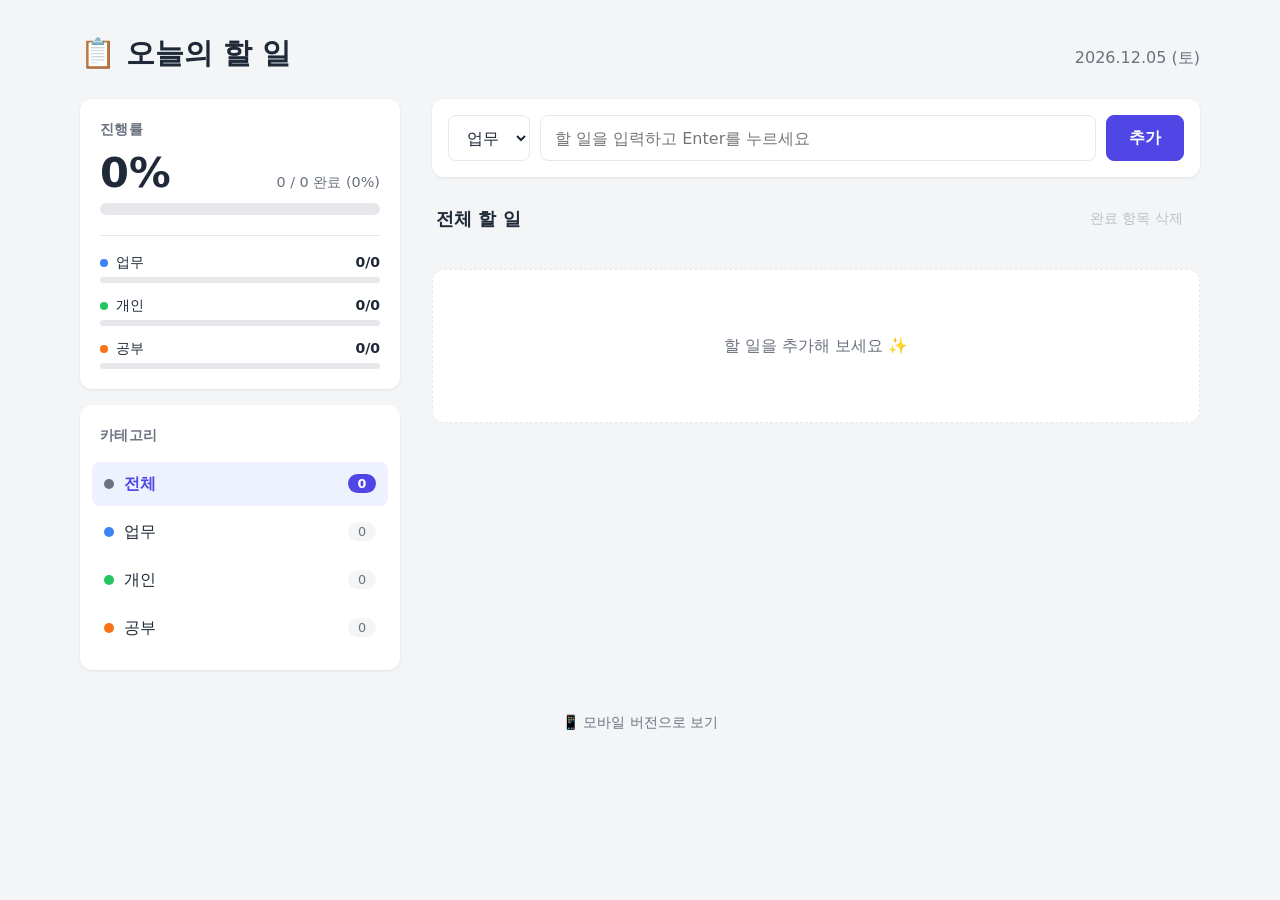
<file: index.html>
<!DOCTYPE html>
<html lang="ko">
<head>
  <meta charset="UTF-8">
  <meta name="viewport" content="width=device-width, initial-scale=1.0">
  <title>오늘의 할 일</title>
  <link rel="stylesheet" href="style.css">
</head>
<body>
  <div class="page">
    <!-- 헤더: 제목 + 오늘 날짜 -->
    <header class="app-header">
      <h1>📋 오늘의 할 일</h1>
      <time id="today" class="today"></time>
    </header>

    <div class="layout">
      <!-- 왼쪽: 진행률 + 카테고리 메뉴 -->
      <aside class="sidebar">
        <section id="progress" class="card progress" aria-labelledby="progress-title">
          <h2 id="progress-title" class="card-title">진행률</h2>
          <div class="progress-summary">
            <span id="progress-percent" class="progress-percent">0%</span>
            <p id="progress-text" class="progress-text" aria-live="polite">0 / 0 완료</p>
          </div>
          <div id="progress-bar" class="progress-bar" role="progressbar"
               aria-valuemin="0" aria-valuemax="100" aria-valuenow="0" aria-labelledby="progress-title">
            <div id="progress-fill" class="progress-fill"></div>
          </div>
          <ul id="category-progress" class="category-progress">
            <li class="cat-row cat-work" data-category="work">
              <div class="cat-row-head"><span class="cat-name">업무</span><strong>0/0</strong></div>
              <div class="mini-bar"><div class="mini-fill"></div></div>
            </li>
            <li class="cat-row cat-personal" data-category="personal">
              <div class="cat-row-head"><span class="cat-name">개인</span><strong>0/0</strong></div>
              <div class="mini-bar"><div class="mini-fill"></div></div>
            </li>
            <li class="cat-row cat-study" data-category="study">
              <div class="cat-row-head"><span class="cat-name">공부</span><strong>0/0</strong></div>
              <div class="mini-bar"><div class="mini-fill"></div></div>
            </li>
          </ul>
        </section>

        <nav id="filters" class="card filters" aria-label="카테고리 필터">
          <h2 class="card-title">카테고리</h2>
          <button type="button" class="filter-btn is-active" data-filter="all" aria-pressed="true">
            <span class="dot dot-all"></span><span class="filter-label">전체</span><span class="count">0</span>
          </button>
          <button type="button" class="filter-btn" data-filter="work" aria-pressed="false">
            <span class="dot dot-work"></span><span class="filter-label">업무</span><span class="count">0</span>
          </button>
          <button type="button" class="filter-btn" data-filter="personal" aria-pressed="false">
            <span class="dot dot-personal"></span><span class="filter-label">개인</span><span class="count">0</span>
          </button>
          <button type="button" class="filter-btn" data-filter="study" aria-pressed="false">
            <span class="dot dot-study"></span><span class="filter-label">공부</span><span class="count">0</span>
          </button>
        </nav>
      </aside>

      <!-- 오른쪽: 입력 + 목록 -->
      <main class="main">
        <form id="todo-form" class="card todo-form" autocomplete="off">
          <label for="category-select" class="sr-only">카테고리</label>
          <select id="category-select" class="category-select">
            <option value="work">업무</option>
            <option value="personal">개인</option>
            <option value="study">공부</option>
          </select>
          <label for="todo-input" class="sr-only">할 일</label>
          <input id="todo-input" class="todo-input" type="text"
                 placeholder="할 일을 입력하고 Enter를 누르세요" maxlength="100" required>
          <button type="submit" class="btn btn-primary">추가</button>
        </form>

        <div class="list-header">
          <h2 id="list-title" class="list-title">전체 할 일</h2>
          <button type="button" id="clear-completed" class="btn btn-ghost" disabled>완료 항목 삭제</button>
        </div>

        <!-- 할 일 목록 (app.js가 렌더링) -->
        <ul id="todo-list" class="todo-list"></ul>

        <!-- 빈 상태 안내 (목록이 비었을 때 JS가 hidden 해제) -->
        <p id="empty-state" class="empty-state" hidden>할 일을 추가해 보세요 ✨</p>
      </main>
    </div>

    <footer class="app-footer">
      <a class="version-link" href="mobile_version/">📱 모바일 버전으로 보기</a>
    </footer>
  </div>

  <script src="app.js"></script>
</body>
</html>
</file>
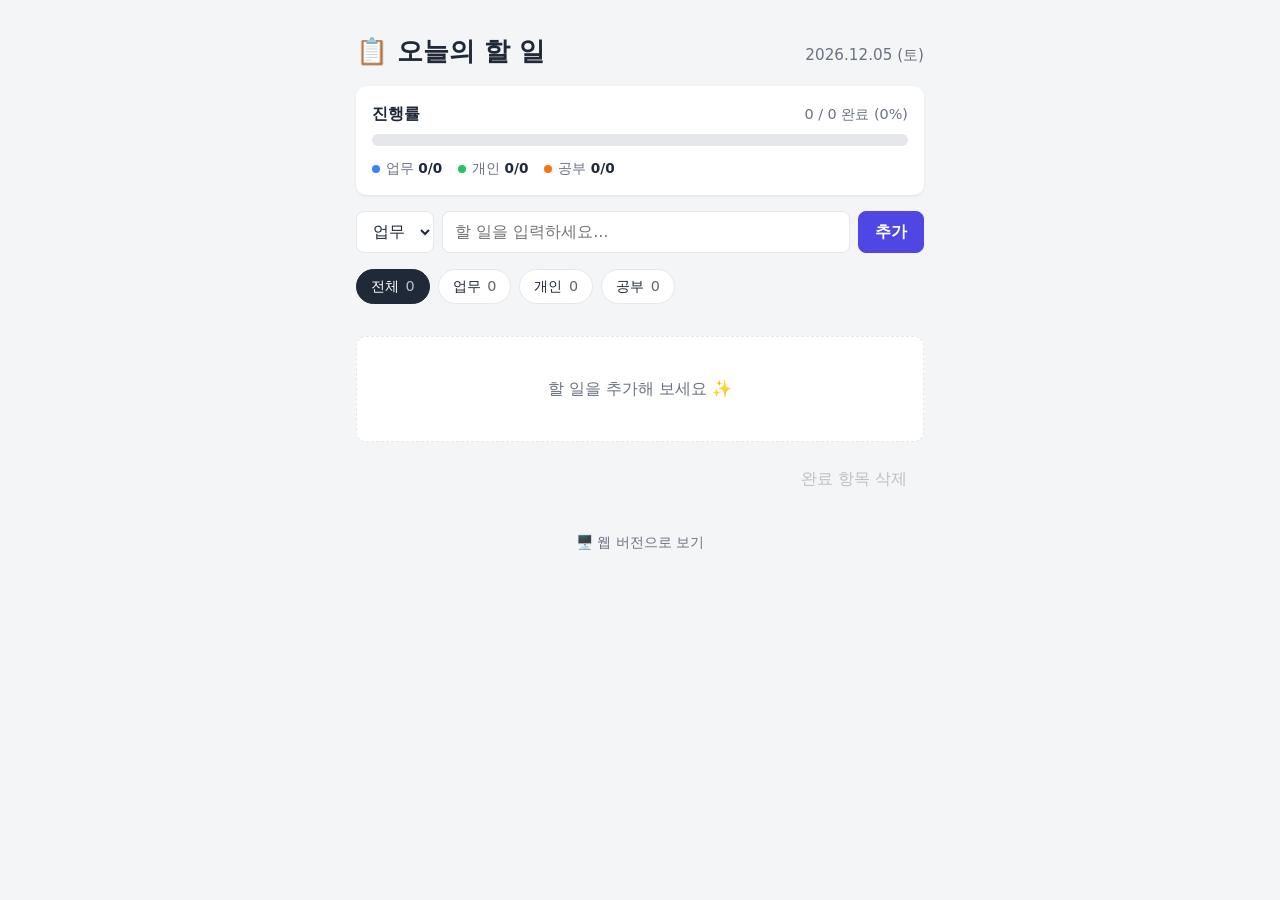
<file: mobile_version/index.html>
<!DOCTYPE html>
<html lang="ko">
<head>
  <meta charset="UTF-8">
  <meta name="viewport" content="width=device-width, initial-scale=1.0">
  <title>오늘의 할 일</title>
  <link rel="stylesheet" href="style.css">
</head>
<body>
  <main class="app">
    <!-- 헤더: 제목 + 오늘 날짜 -->
    <header class="app-header">
      <h1>📋 오늘의 할 일</h1>
      <time id="today" class="today"></time>
    </header>

    <!-- 진행률 -->
    <section id="progress" class="progress" aria-labelledby="progress-title">
      <div class="progress-head">
        <h2 id="progress-title">진행률</h2>
        <p id="progress-text" class="progress-text" aria-live="polite">0 / 0 완료 (0%)</p>
      </div>
      <div id="progress-bar" class="progress-bar" role="progressbar"
           aria-valuemin="0" aria-valuemax="100" aria-valuenow="0" aria-labelledby="progress-title">
        <div id="progress-fill" class="progress-fill"></div>
      </div>
      <ul id="category-progress" class="category-progress">
        <li class="cat-work" data-category="work">업무 <strong>0/0</strong></li>
        <li class="cat-personal" data-category="personal">개인 <strong>0/0</strong></li>
        <li class="cat-study" data-category="study">공부 <strong>0/0</strong></li>
      </ul>
    </section>

    <!-- 할 일 입력 -->
    <form id="todo-form" class="todo-form" autocomplete="off">
      <label for="category-select" class="sr-only">카테고리</label>
      <select id="category-select" class="category-select">
        <option value="work">업무</option>
        <option value="personal">개인</option>
        <option value="study">공부</option>
      </select>
      <label for="todo-input" class="sr-only">할 일</label>
      <input id="todo-input" class="todo-input" type="text"
             placeholder="할 일을 입력하세요..." maxlength="100" required>
      <button type="submit" class="btn btn-primary">추가</button>
    </form>

    <!-- 카테고리 필터 -->
    <nav id="filters" class="filters" aria-label="카테고리 필터">
      <button type="button" class="filter-btn is-active" data-filter="all" aria-pressed="true">전체 <span class="count">0</span></button>
      <button type="button" class="filter-btn" data-filter="work" aria-pressed="false">업무 <span class="count">0</span></button>
      <button type="button" class="filter-btn" data-filter="personal" aria-pressed="false">개인 <span class="count">0</span></button>
      <button type="button" class="filter-btn" data-filter="study" aria-pressed="false">공부 <span class="count">0</span></button>
    </nav>

    <!-- 할 일 목록 (app.js가 렌더링) -->
    <ul id="todo-list" class="todo-list"></ul>

    <!-- 빈 상태 안내 (목록이 비었을 때 JS가 hidden 해제) -->
    <p id="empty-state" class="empty-state" hidden>할 일을 추가해 보세요 ✨</p>

    <!-- 하단: 완료 항목 일괄 삭제 -->
    <footer class="app-footer">
      <button type="button" id="clear-completed" class="btn btn-ghost" disabled>완료 항목 삭제</button>
    </footer>

    <a class="version-link" href="../">🖥️ 웹 버전으로 보기</a>
  </main>

  <script src="app.js"></script>
</body>
</html>
</file>
<file: style.css>
/* ===== 디자인 토큰 ===== */
:root {
  --bg: #f4f5f7;
  --surface: #ffffff;
  --text: #1f2937;
  --text-muted: #6b7280;
  --border: #e5e7eb;
  --primary: #4f46e5;
  --primary-hover: #4338ca;
  --primary-soft: #eef2ff;
  --danger: #dc2626;
  --success: #16a34a;

  --work: #3b82f6;
  --work-bg: #dbeafe;
  --personal: #22c55e;
  --personal-bg: #dcfce7;
  --study: #f97316;
  --study-bg: #ffedd5;

  --radius: 12px;
  --shadow: 0 1px 3px rgba(0, 0, 0, 0.08);
  --sidebar-width: 320px;
}

/* ===== 기본 ===== */
* {
  box-sizing: border-box;
}

body {
  margin: 0;
  background: var(--bg);
  color: var(--text);
  font-family: "Pretendard", "Apple SD Gothic Neo", "Malgun Gothic", system-ui, sans-serif;
  line-height: 1.5;
}

button,
input,
select {
  font: inherit;
  color: inherit;
}

/* 화면에는 숨기고 스크린리더에는 읽히게 */
.sr-only {
  position: absolute;
  width: 1px;
  height: 1px;
  padding: 0;
  margin: -1px;
  overflow: hidden;
  clip: rect(0, 0, 0, 0);
  white-space: nowrap;
  border: 0;
}

:focus-visible {
  outline: 2px solid var(--primary);
  outline-offset: 2px;
}

/* ===== 페이지 레이아웃 (데스크톱 2단) ===== */
.page {
  max-width: 1200px;
  margin: 0 auto;
  padding: 32px 40px 56px;
}

.layout {
  display: grid;
  grid-template-columns: var(--sidebar-width) minmax(0, 1fr);
  gap: 32px;
  align-items: start;
}

.sidebar {
  position: sticky;
  top: 24px;
  display: flex;
  flex-direction: column;
  gap: 16px;
}

.main {
  display: flex;
  flex-direction: column;
  gap: 16px;
  min-width: 0;
}

.card {
  background: var(--surface);
  border-radius: var(--radius);
  box-shadow: var(--shadow);
  padding: 20px;
}

.card-title {
  margin: 0 0 12px;
  font-size: 0.85rem;
  font-weight: 600;
  color: var(--text-muted);
  letter-spacing: 0.02em;
}

/* ===== 헤더 ===== */
.app-header {
  display: flex;
  justify-content: space-between;
  align-items: baseline;
  flex-wrap: wrap;
  gap: 8px;
  margin-bottom: 24px;
}

.app-header h1 {
  margin: 0;
  font-size: 1.8rem;
}

.today {
  color: var(--text-muted);
  font-size: 1rem;
}

/* ===== 진행률 ===== */
.progress-summary {
  display: flex;
  align-items: baseline;
  justify-content: space-between;
  gap: 8px;
  margin-bottom: 10px;
}

.progress-percent {
  font-size: 2.6rem;
  font-weight: 700;
  line-height: 1;
  font-variant-numeric: tabular-nums;
}

.progress-text {
  margin: 0;
  color: var(--text-muted);
  font-size: 0.9rem;
  text-align: right;
}

.progress-bar {
  height: 12px;
  background: var(--border);
  border-radius: 999px;
  overflow: hidden;
}

.progress-fill {
  height: 100%;
  width: 0;
  background: var(--primary);
  border-radius: inherit;
  transition: width 0.3s ease;
}

/* 모두 완료했을 때 */
.progress.is-complete .progress-fill {
  background: var(--success);
}

.progress.is-complete .progress-percent,
.progress.is-complete .progress-text {
  color: var(--success);
  font-weight: 600;
}

/* 카테고리별 진행률 */
.category-progress {
  list-style: none;
  margin: 20px 0 0;
  padding: 16px 0 0;
  border-top: 1px solid var(--border);
  display: flex;
  flex-direction: column;
  gap: 12px;
  font-size: 0.875rem;
}

.cat-row-head {
  display: flex;
  justify-content: space-between;
  margin-bottom: 4px;
}

.cat-name::before {
  content: "";
  display: inline-block;
  width: 8px;
  height: 8px;
  margin-right: 8px;
  border-radius: 50%;
  vertical-align: middle;
}

.cat-row-head strong {
  font-weight: 600;
  font-variant-numeric: tabular-nums;
}

.mini-bar {
  height: 6px;
  background: var(--border);
  border-radius: 999px;
  overflow: hidden;
}

.mini-fill {
  height: 100%;
  width: 0;
  border-radius: inherit;
  transition: width 0.3s ease;
}

.cat-work .cat-name::before,
.cat-work .mini-fill { background: var(--work); }
.cat-personal .cat-name::before,
.cat-personal .mini-fill { background: var(--personal); }
.cat-study .cat-name::before,
.cat-study .mini-fill { background: var(--study); }

/* ===== 카테고리 메뉴 (필터) ===== */
.filters {
  display: flex;
  flex-direction: column;
  gap: 4px;
  padding: 20px 12px;
}

.filters .card-title {
  padding: 0 8px;
}

.filter-btn {
  display: flex;
  align-items: center;
  gap: 10px;
  width: 100%;
  padding: 10px 12px;
  border: none;
  border-radius: 8px;
  background: transparent;
  text-align: left;
  cursor: pointer;
}

.filter-btn:hover {
  background: var(--bg);
}

.filter-btn.is-active {
  background: var(--primary-soft);
  color: var(--primary);
  font-weight: 600;
}

.filter-label {
  flex: 1;
}

.filter-btn .count {
  min-width: 28px;
  padding: 0 8px;
  border-radius: 999px;
  background: var(--bg);
  color: var(--text-muted);
  font-size: 0.8rem;
  text-align: center;
  font-variant-numeric: tabular-nums;
}

.filter-btn.is-active .count {
  background: var(--primary);
  color: #fff;
}

.dot {
  width: 10px;
  height: 10px;
  border-radius: 50%;
  flex-shrink: 0;
}

.dot-all { background: var(--text-muted); }
.dot-work { background: var(--work); }
.dot-personal { background: var(--personal); }
.dot-study { background: var(--study); }

.app-footer {
  margin-top: 40px;
  text-align: center;
}

.version-link {
  color: var(--text-muted);
  font-size: 0.875rem;
  text-decoration: none;
}

.version-link:hover {
  color: var(--primary);
  text-decoration: underline;
}

/* ===== 입력 폼 ===== */
.todo-form {
  display: flex;
  gap: 10px;
  padding: 16px;
}

.category-select,
.todo-input,
.edit-input {
  height: 46px;
  padding: 0 14px;
  border: 1px solid var(--border);
  border-radius: 8px;
  background: var(--surface);
}

.todo-input,
.edit-input {
  flex: 1;
  min-width: 0;
}

.category-select {
  flex-shrink: 0;
  cursor: pointer;
}

/* ===== 버튼 ===== */
.btn {
  height: 46px;
  padding: 0 22px;
  border: 1px solid var(--border);
  border-radius: 8px;
  background: var(--surface);
  cursor: pointer;
  white-space: nowrap;
}

.btn:hover {
  background: var(--bg);
}

.btn-primary {
  background: var(--primary);
  border-color: var(--primary);
  color: #fff;
  font-weight: 600;
}

.btn-primary:hover {
  background: var(--primary-hover);
}

.btn-sm {
  height: 36px;
  padding: 0 14px;
  font-size: 0.875rem;
}

.btn-ghost {
  height: 36px;
  padding: 0 12px;
  border-color: transparent;
  background: transparent;
  color: var(--text-muted);
  font-size: 0.9rem;
}

.btn-ghost:hover:not(:disabled) {
  color: var(--danger);
  background: transparent;
}

.btn:disabled {
  opacity: 0.4;
  cursor: not-allowed;
}

.icon-btn {
  width: 36px;
  height: 36px;
  border: none;
  border-radius: 6px;
  background: transparent;
  cursor: pointer;
}

.icon-btn:hover {
  background: var(--bg);
}

/* ===== 목록 헤더 ===== */
.list-header {
  display: flex;
  justify-content: space-between;
  align-items: center;
  margin-top: 8px;
  padding: 0 4px;
}

.list-title {
  margin: 0;
  font-size: 1.15rem;
}

/* ===== 할 일 목록 ===== */
.todo-list {
  list-style: none;
  margin: 0;
  padding: 0;
  display: flex;
  flex-direction: column;
  gap: 8px;
}

.todo-item {
  display: flex;
  align-items: center;
  gap: 12px;
  min-height: 58px;
  padding: 10px 12px 10px 18px;
  background: var(--surface);
  border-radius: var(--radius);
  box-shadow: var(--shadow);
  transition: box-shadow 0.15s ease;
}

.todo-item:hover {
  box-shadow: 0 2px 8px rgba(0, 0, 0, 0.1);
}

.todo-check {
  width: 20px;
  height: 20px;
  flex-shrink: 0;
  accent-color: var(--primary);
  cursor: pointer;
}

.todo-text {
  flex: 1;
  min-width: 0;
  word-break: keep-all;
  overflow-wrap: anywhere;
}

.todo-actions {
  display: flex;
  gap: 4px;
  flex-shrink: 0;
}

/* 마우스가 있는 환경: 수정/삭제 버튼은 항목에 올리거나 포커스했을 때 또렷하게 */
@media (hover: hover) {
  .todo-item:not(.is-editing) .todo-actions {
    opacity: 0.35;
    transition: opacity 0.15s ease;
  }

  .todo-item:hover .todo-actions,
  .todo-item:focus-within .todo-actions {
    opacity: 1;
  }
}

/* 완료 상태 */
.todo-item.is-completed .todo-text {
  text-decoration: line-through;
  color: var(--text-muted);
}

.todo-item.is-completed .badge {
  opacity: 0.5;
}

/* 편집 상태 */
.todo-item.is-editing {
  outline: 2px solid var(--primary);
}

.todo-item.is-editing .category-select,
.todo-item.is-editing .edit-input {
  height: 38px;
}

/* ===== 카테고리 배지 ===== */
.badge {
  flex-shrink: 0;
  padding: 2px 10px;
  border-radius: 6px;
  font-size: 0.8rem;
  font-weight: 600;
}

.badge-work { background: var(--work-bg); color: #1d4ed8; }
.badge-personal { background: var(--personal-bg); color: #15803d; }
.badge-study { background: var(--study-bg); color: #c2410c; }

/* ===== 빈 상태 ===== */
.empty-state {
  margin: 0;
  padding: 64px 16px;
  text-align: center;
  color: var(--text-muted);
  background: var(--surface);
  border: 1px dashed var(--border);
  border-radius: var(--radius);
}

/* ===== 태블릿 이하: 1단으로 전환 ===== */
@media (max-width: 960px) {
  .page {
    max-width: 640px;
    padding: 24px 16px 48px;
  }

  .layout {
    grid-template-columns: minmax(0, 1fr);
    gap: 16px;
  }

  .sidebar {
    position: static;
  }

  /* 카테고리 메뉴는 가로 탭으로 */
  .filters {
    flex-direction: row;
    flex-wrap: wrap;
    gap: 8px;
    padding: 0;
    background: transparent;
    box-shadow: none;
  }

  .filters .card-title {
    display: none;
  }

  .filter-btn {
    width: auto;
    padding: 6px 12px;
    border: 1px solid var(--border);
    border-radius: 999px;
    background: var(--surface);
  }

  .filter-btn .dot {
    display: none;
  }

  .filter-btn .count {
    min-width: 0;
    padding: 0;
    background: transparent;
  }

  .filter-btn.is-active {
    background: var(--text);
    border-color: var(--text);
    color: #fff;
  }

  .filter-btn.is-active .count {
    background: transparent;
    color: #fff;
    opacity: 0.8;
  }
}

/* ===== 모바일 ===== */
@media (max-width: 480px) {
  .app-header h1 {
    font-size: 1.35rem;
  }

  .progress-percent {
    font-size: 2rem;
  }

  .todo-form {
    flex-wrap: wrap;
  }

  .todo-form .todo-input {
    flex-basis: 100%;
    order: -1;
  }

  .todo-form .category-select,
  .todo-form .btn {
    flex: 1;
  }

  .todo-item.is-editing {
    flex-wrap: wrap;
  }

  .todo-item.is-editing .edit-input {
    flex-basis: 100%;
    order: -1;
  }
}
</file>
<file: mobile_version/style.css>
/* ===== 디자인 토큰 ===== */
:root {
  --bg: #f4f5f7;
  --surface: #ffffff;
  --text: #1f2937;
  --text-muted: #6b7280;
  --border: #e5e7eb;
  --primary: #4f46e5;
  --primary-hover: #4338ca;
  --danger: #dc2626;
  --success: #16a34a;

  --work: #3b82f6;
  --work-bg: #dbeafe;
  --personal: #22c55e;
  --personal-bg: #dcfce7;
  --study: #f97316;
  --study-bg: #ffedd5;

  --radius: 10px;
  --shadow: 0 1px 3px rgba(0, 0, 0, 0.08);
}

/* ===== 기본 ===== */
* {
  box-sizing: border-box;
}

body {
  margin: 0;
  background: var(--bg);
  color: var(--text);
  font-family: "Pretendard", "Apple SD Gothic Neo", "Malgun Gothic", system-ui, sans-serif;
  line-height: 1.5;
}

button,
input,
select {
  font: inherit;
  color: inherit;
}

/* 화면에는 숨기고 스크린리더에는 읽히게 */
.sr-only {
  position: absolute;
  width: 1px;
  height: 1px;
  padding: 0;
  margin: -1px;
  overflow: hidden;
  clip: rect(0, 0, 0, 0);
  white-space: nowrap;
  border: 0;
}

:focus-visible {
  outline: 2px solid var(--primary);
  outline-offset: 2px;
}

/* ===== 레이아웃 ===== */
.app {
  max-width: 600px;
  margin: 0 auto;
  padding: 32px 16px 48px;
  display: flex;
  flex-direction: column;
  gap: 16px;
}

/* ===== 헤더 ===== */
.app-header {
  display: flex;
  justify-content: space-between;
  align-items: baseline;
  flex-wrap: wrap;
  gap: 8px;
}

.app-header h1 {
  margin: 0;
  font-size: 1.6rem;
}

.today {
  color: var(--text-muted);
  font-size: 0.95rem;
}

/* ===== 진행률 ===== */
.progress {
  background: var(--surface);
  border-radius: var(--radius);
  box-shadow: var(--shadow);
  padding: 16px;
}

.progress-head {
  display: flex;
  justify-content: space-between;
  align-items: baseline;
  margin-bottom: 8px;
}

.progress-head h2 {
  margin: 0;
  font-size: 1rem;
}

.progress-text {
  margin: 0;
  color: var(--text-muted);
  font-size: 0.9rem;
}

.progress-bar {
  height: 12px;
  background: var(--border);
  border-radius: 999px;
  overflow: hidden;
}

.progress-fill {
  height: 100%;
  width: 0;
  background: var(--primary);
  border-radius: inherit;
  transition: width 0.3s ease;
}

/* 모두 완료했을 때 */
.progress.is-complete .progress-fill {
  background: var(--success);
}

.progress.is-complete .progress-text {
  color: var(--success);
  font-weight: 600;
}

.category-progress {
  list-style: none;
  margin: 12px 0 0;
  padding: 0;
  display: flex;
  gap: 16px;
  flex-wrap: wrap;
  font-size: 0.85rem;
  color: var(--text-muted);
}

.category-progress li::before {
  content: "";
  display: inline-block;
  width: 8px;
  height: 8px;
  margin-right: 6px;
  border-radius: 50%;
  vertical-align: middle;
}

.category-progress .cat-work::before { background: var(--work); }
.category-progress .cat-personal::before { background: var(--personal); }
.category-progress .cat-study::before { background: var(--study); }

.category-progress strong {
  color: var(--text);
  font-weight: 600;
}

/* ===== 입력 폼 ===== */
.todo-form {
  display: flex;
  gap: 8px;
}

.category-select,
.todo-input,
.edit-input {
  height: 42px;
  padding: 0 12px;
  border: 1px solid var(--border);
  border-radius: 8px;
  background: var(--surface);
}

.todo-input,
.edit-input {
  flex: 1;
  min-width: 0;
}

.category-select {
  flex-shrink: 0;
  cursor: pointer;
}

/* ===== 버튼 ===== */
.btn {
  height: 42px;
  padding: 0 16px;
  border: 1px solid var(--border);
  border-radius: 8px;
  background: var(--surface);
  cursor: pointer;
  white-space: nowrap;
}

.btn:hover {
  background: var(--bg);
}

.btn-primary {
  background: var(--primary);
  border-color: var(--primary);
  color: #fff;
  font-weight: 600;
}

.btn-primary:hover {
  background: var(--primary-hover);
}

.btn-sm {
  height: 34px;
  padding: 0 12px;
  font-size: 0.875rem;
}

.btn-ghost {
  border-color: transparent;
  background: transparent;
  color: var(--text-muted);
}

.btn-ghost:hover:not(:disabled) {
  color: var(--danger);
  background: transparent;
}

.btn:disabled {
  opacity: 0.4;
  cursor: not-allowed;
}

.icon-btn {
  width: 34px;
  height: 34px;
  border: none;
  border-radius: 6px;
  background: transparent;
  cursor: pointer;
}

.icon-btn:hover {
  background: var(--bg);
}

/* ===== 필터 탭 ===== */
.filters {
  display: flex;
  gap: 8px;
  flex-wrap: wrap;
}

.filter-btn {
  padding: 6px 14px;
  border: 1px solid var(--border);
  border-radius: 999px;
  background: var(--surface);
  cursor: pointer;
  font-size: 0.9rem;
}

.filter-btn:hover {
  border-color: var(--primary);
}

.filter-btn.is-active {
  background: var(--text);
  border-color: var(--text);
  color: #fff;
}

.filter-btn .count {
  margin-left: 2px;
  opacity: 0.7;
}

/* ===== 할 일 목록 ===== */
.todo-list {
  list-style: none;
  margin: 0;
  padding: 0;
  display: flex;
  flex-direction: column;
  gap: 8px;
}

.todo-item {
  display: flex;
  align-items: center;
  gap: 10px;
  min-height: 54px;
  padding: 8px 8px 8px 14px;
  background: var(--surface);
  border-radius: var(--radius);
  box-shadow: var(--shadow);
}

.todo-check {
  width: 20px;
  height: 20px;
  flex-shrink: 0;
  accent-color: var(--primary);
  cursor: pointer;
}

.todo-text {
  flex: 1;
  min-width: 0;
  word-break: keep-all;
  overflow-wrap: anywhere;
}

.todo-actions {
  display: flex;
  gap: 4px;
  flex-shrink: 0;
}

/* 완료 상태 */
.todo-item.is-completed .todo-text {
  text-decoration: line-through;
  color: var(--text-muted);
}

.todo-item.is-completed .badge {
  opacity: 0.5;
}

/* 편집 상태 */
.todo-item.is-editing {
  outline: 2px solid var(--primary);
}

.todo-item.is-editing .category-select,
.todo-item.is-editing .edit-input {
  height: 34px;
}

/* ===== 카테고리 배지 ===== */
.badge {
  flex-shrink: 0;
  padding: 2px 8px;
  border-radius: 6px;
  font-size: 0.75rem;
  font-weight: 600;
}

.badge-work { background: var(--work-bg); color: #1d4ed8; }
.badge-personal { background: var(--personal-bg); color: #15803d; }
.badge-study { background: var(--study-bg); color: #c2410c; }

/* ===== 빈 상태 / 푸터 ===== */
.empty-state {
  margin: 0;
  padding: 40px 16px;
  text-align: center;
  color: var(--text-muted);
  background: var(--surface);
  border: 1px dashed var(--border);
  border-radius: var(--radius);
}

.app-footer {
  display: flex;
  justify-content: flex-end;
}

.version-link {
  align-self: center;
  margin-top: 16px;
  color: var(--text-muted);
  font-size: 0.875rem;
  text-decoration: none;
}

.version-link:hover {
  color: var(--primary);
  text-decoration: underline;
}

/* ===== 모바일 ===== */
@media (max-width: 480px) {
  .app {
    padding-top: 20px;
  }

  .app-header h1 {
    font-size: 1.35rem;
  }

  .todo-form {
    flex-wrap: wrap;
  }

  .todo-form .todo-input {
    flex-basis: 100%;
    order: -1;
  }

  .todo-form .category-select,
  .todo-form .btn {
    flex: 1;
  }

  .todo-item.is-editing {
    flex-wrap: wrap;
  }

  .todo-item.is-editing .edit-input {
    flex-basis: 100%;
    order: -1;
  }
}
</file>
